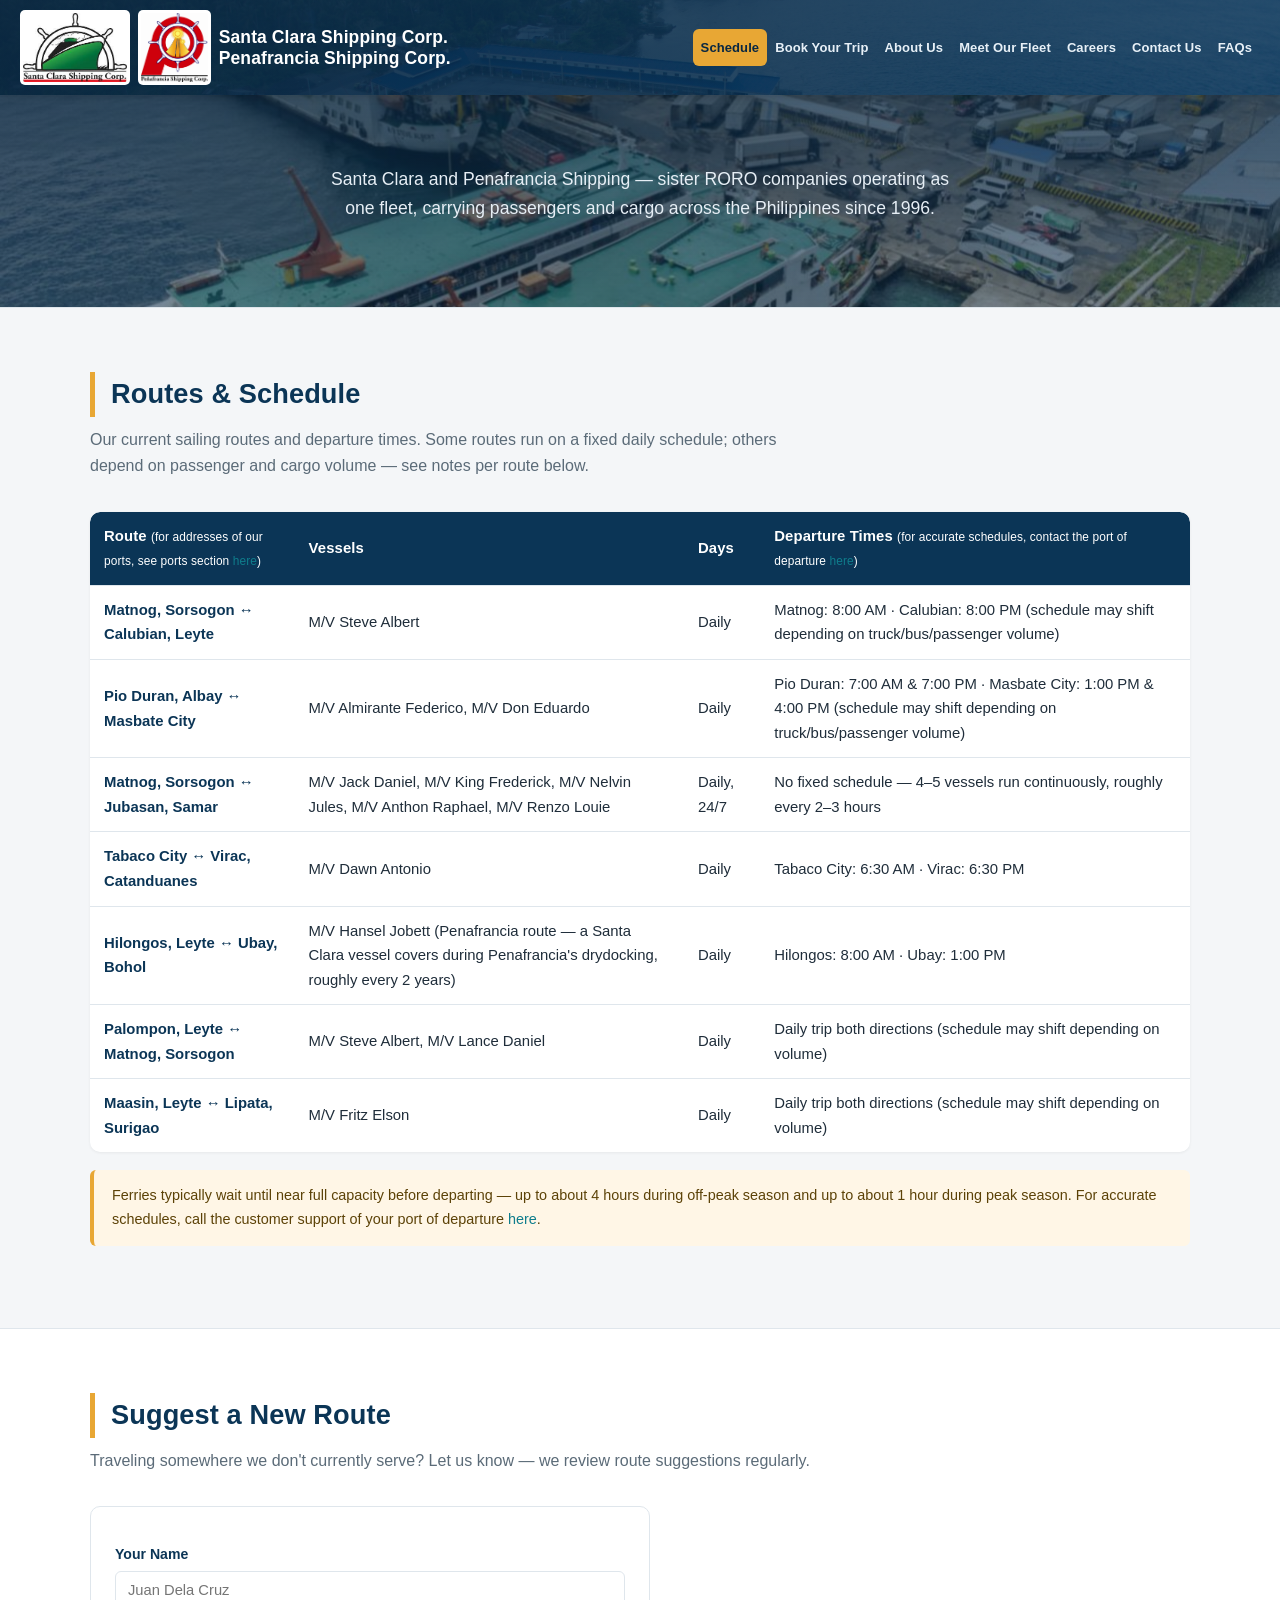
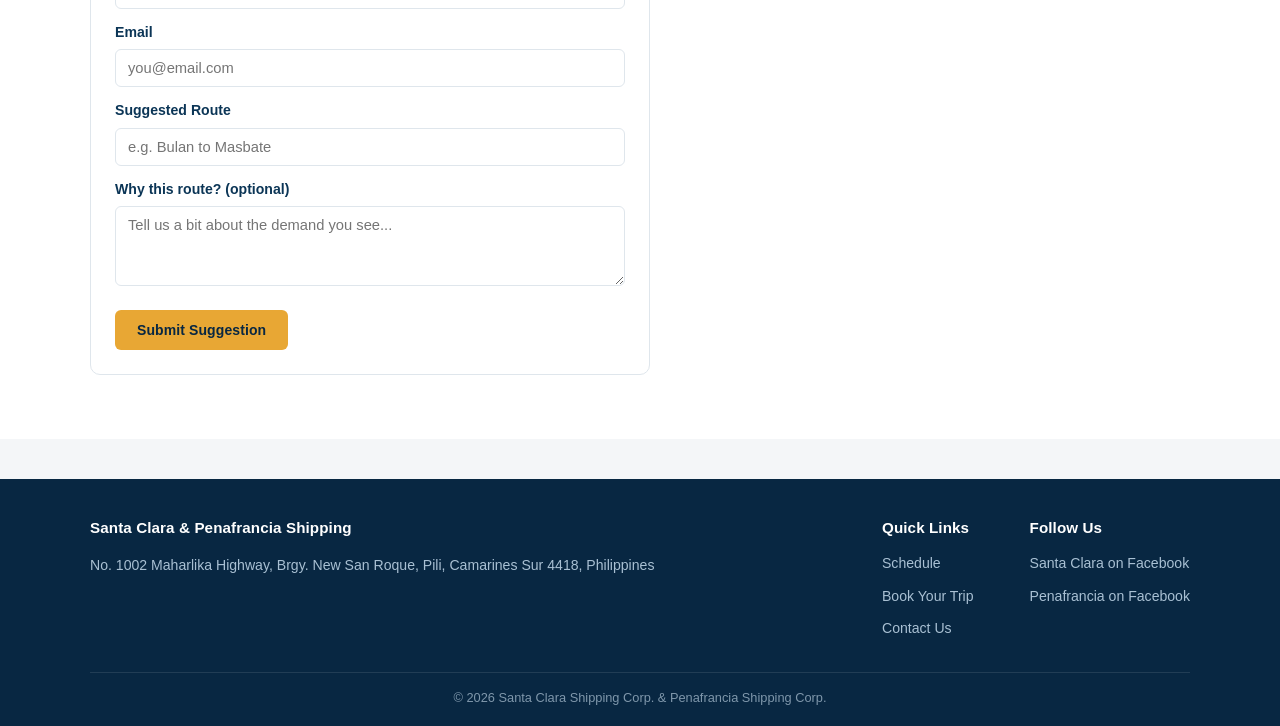
<file: index.html>
<!DOCTYPE html>
<html lang="en">
<head>
<meta charset="UTF-8">
<meta name="viewport" content="width=device-width, initial-scale=1.0">
<title>Santa Clara &amp; Penafrancia Shipping | Schedule</title>
<meta property="og:type" content="website">
<meta property="og:title" content="Santa Clara & Penafrancia Shipping | Schedule">
<meta property="og:description" content="Sister RORO shipping companies carrying passengers and cargo across the Philippines since 1996. View routes, schedules, and departure times.">
<meta property="og:image" content="https://santaclarashippingcorp.com/images/hero-jubasan.jpg">
<meta property="og:url" content="https://santaclarashippingcorp.com/">
<meta name="twitter:card" content="summary_large_image">
<meta name="twitter:title" content="Santa Clara & Penafrancia Shipping | Schedule">
<meta name="twitter:description" content="Sister RORO shipping companies carrying passengers and cargo across the Philippines since 1996. View routes, schedules, and departure times.">
<meta name="twitter:image" content="https://santaclarashippingcorp.com/images/hero-jubasan.jpg">
<link rel="stylesheet" href="css/style.css">
</head>
<body>

<header class="site-header">
  <div class="nav-wrap">
    <div class="brand">
      <img src="images/logos/santaclara.jpeg" alt="Santa Clara Shipping Corp. logo">
      <img src="images/logos/penafrancia.jpeg" alt="Penafrancia Shipping Corp. logo">
      <div class="brand-text">
        <strong>Santa Clara Shipping Corp.</strong>
        <strong>Penafrancia Shipping Corp.</strong>
      </div>
    </div>
    <nav class="main-nav">
      <ul>
        <li><a href="index.html" class="active">Schedule</a></li>
        <li><a href="book.html">Book Your Trip</a></li>
        <li><a href="about.html">About Us</a></li>
        <li><a href="fleet.html">Meet Our Fleet</a></li>
        <li><a href="careers.html">Careers</a></li>
        <li><a href="contact.html">Contact Us</a></li>
        <li><a href="faq.html">FAQs</a></li>
      </ul>
    </nav>
  </div>
</header>

<section class="hero">
  <div class="container">
    <p>Santa Clara and Penafrancia Shipping — sister RORO companies operating as one fleet, carrying passengers and cargo across the Philippines since 1996.</p>
  </div>
</section>

<section id="schedule">
  <div class="container">
    <h2 class="section-title">Routes &amp; Schedule</h2>
    <p class="section-sub">Our current sailing routes and departure times. Some routes run on a fixed daily schedule; others depend on passenger and cargo volume — see notes per route below.</p>

    <div class="table-wrap">
      <table>
        <thead>
          <tr><th>Route <span style="font-weight:400;font-size:.8em;">(for addresses of our ports, see ports section <a href="fleet.html#ports">here</a>)</span></th><th>Vessels</th><th>Days</th><th>Departure Times <span style="font-weight:400;font-size:.8em;">(for accurate schedules, contact the port of departure <a href="contact.html#ports">here</a>)</span></th></tr>
        </thead>
        <tbody id="schedule-body"></tbody>
      </table>
    </div>

    <div class="note-box warn">
      Ferries typically wait until near full capacity before departing — up to about 4 hours during off-peak season and up to about 1 hour during peak season. For accurate schedules, call the customer support of your port of departure <a href="contact.html#ports">here</a>.
    </div>
  </div>
</section>

<section class="alt">
  <div class="container">
    <h2 class="section-title">Suggest a New Route</h2>
    <p class="section-sub">Traveling somewhere we don't currently serve? Let us know — we review route suggestions regularly.</p>
    <form class="form-box" id="route-suggestion-form">
      <label for="rs-name">Your Name</label>
      <input type="text" id="rs-name" placeholder="Juan Dela Cruz" required>
      <label for="rs-email">Email</label>
      <input type="email" id="rs-email" placeholder="you@email.com" required>
      <label for="rs-route">Suggested Route</label>
      <input type="text" id="rs-route" placeholder="e.g. Bulan to Masbate" required>
      <label for="rs-notes">Why this route? (optional)</label>
      <textarea id="rs-notes" placeholder="Tell us a bit about the demand you see..."></textarea>
      <div style="margin-top:16px;"><button type="submit" class="btn" id="route-suggestion-submit-btn">Submit Suggestion</button></div>
    </form>
    <div class="note-box" id="route-suggestion-confirm" style="display:none;max-width:560px;">
      Thank you! Your route suggestion has been sent to our team.
    </div>
    <div class="note-box warn" id="route-suggestion-error" style="display:none;max-width:560px;"></div>
  </div>
</section>

<footer class="site-footer">
  <div class="container">
    <div class="foot-grid">
      <div>
        <h4>Santa Clara &amp; Penafrancia Shipping</h4>
        <p>No. 1002 Maharlika Highway, Brgy. New San Roque, Pili, Camarines Sur 4418, Philippines</p>
      </div>
      <div>
        <h4>Quick Links</h4>
        <ul>
          <li><a href="index.html">Schedule</a></li>
          <li><a href="book.html">Book Your Trip</a></li>
          <li><a href="contact.html">Contact Us</a></li>
        </ul>
      </div>
      <div>
        <h4>Follow Us</h4>
        <ul>
          <li><a href="https://www.facebook.com/santaclarashippingcorporation" target="_blank" rel="noopener">Santa Clara on Facebook</a></li>
          <li><a href="https://www.facebook.com/penafranciashippingcorporation" target="_blank" rel="noopener">Penafrancia on Facebook</a></li>
        </ul>
      </div>
    </div>
    <div class="foot-bottom">&copy; 2026 Santa Clara Shipping Corp. &amp; Penafrancia Shipping Corp.</div>
  </div>
</footer>

<script src="js/schedule.js"></script>
<script src="js/main.js"></script>
</body>
</html>
</file>
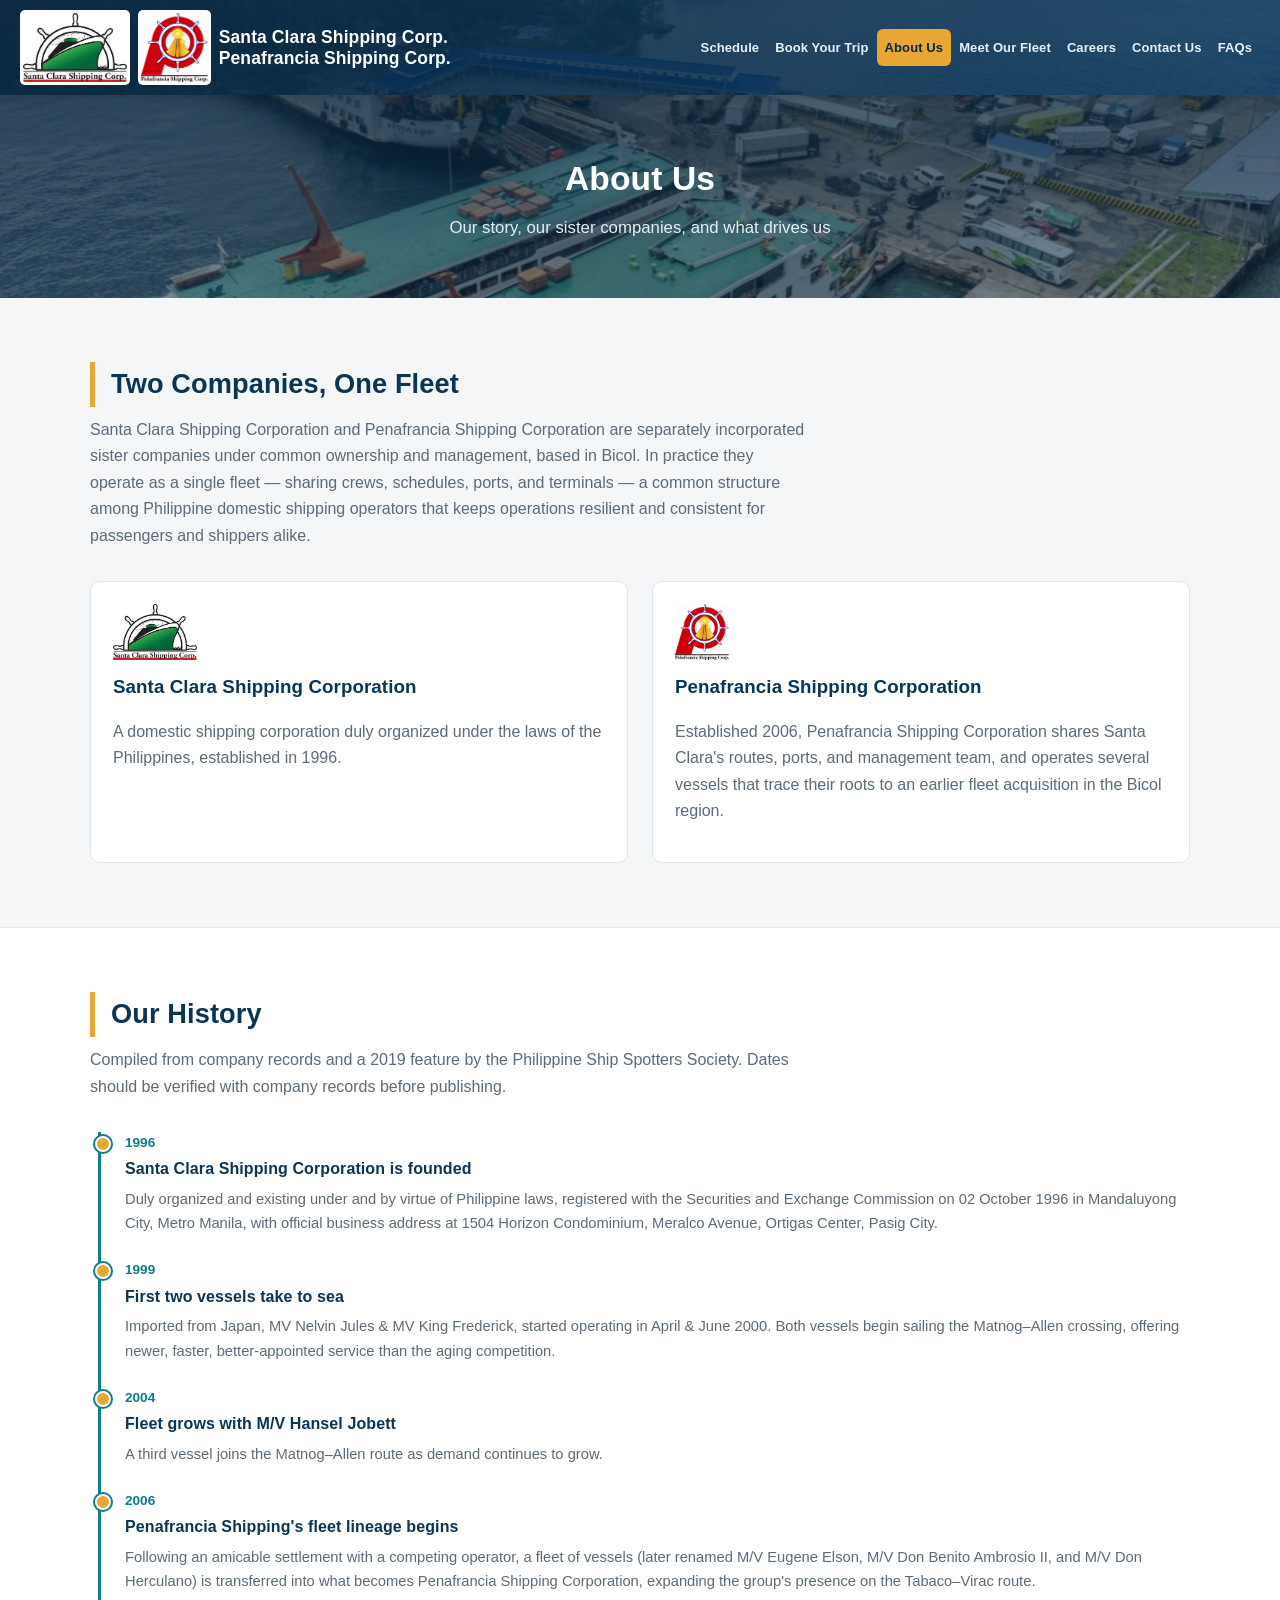
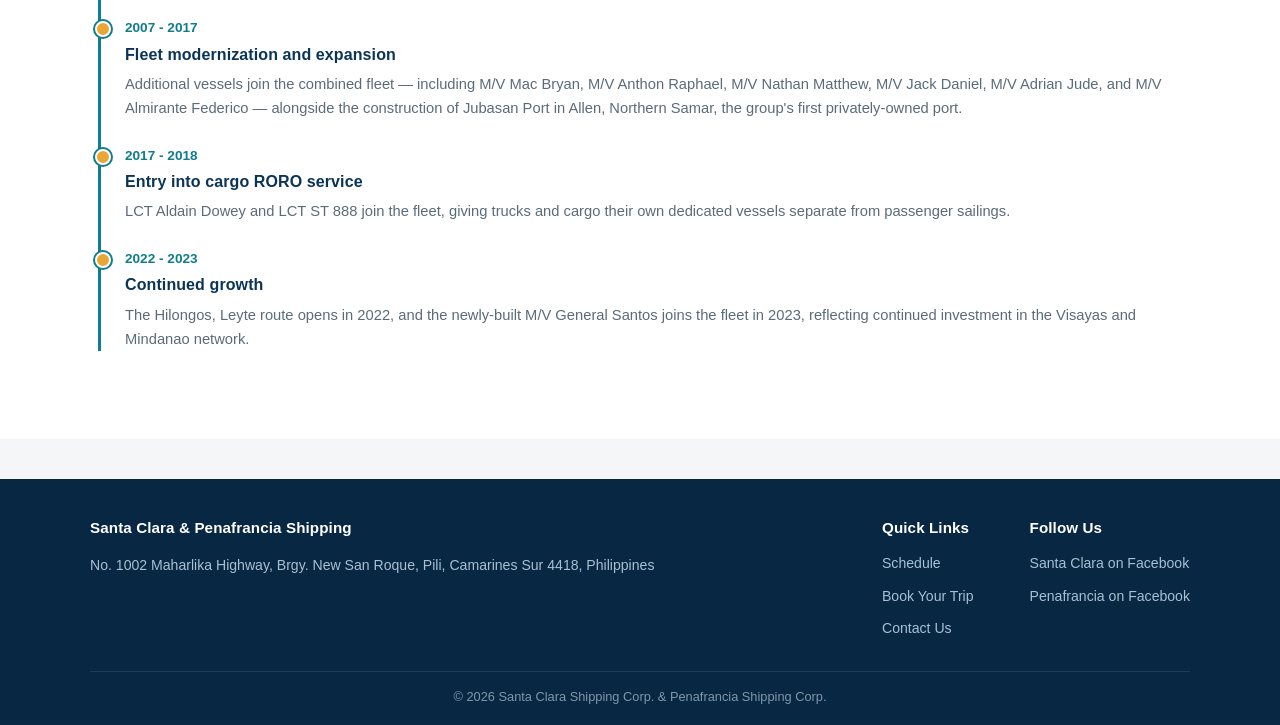
<file: about.html>
<!DOCTYPE html>
<html lang="en">
<head>
<meta charset="UTF-8">
<meta name="viewport" content="width=device-width, initial-scale=1.0">
<title>About Us | Santa Clara &amp; Penafrancia Shipping</title>
<meta property="og:type" content="website">
<meta property="og:title" content="About Us | Santa Clara & Penafrancia Shipping">
<meta property="og:description" content="Learn about Santa Clara and Penafrancia Shipping, sister RORO companies operating as one fleet since 1996.">
<meta property="og:image" content="https://santaclarashippingcorp.com/images/hero-jubasan.jpg">
<meta property="og:url" content="https://santaclarashippingcorp.com/about.html">
<meta name="twitter:card" content="summary_large_image">
<meta name="twitter:title" content="About Us | Santa Clara & Penafrancia Shipping">
<meta name="twitter:description" content="Learn about Santa Clara and Penafrancia Shipping, sister RORO companies operating as one fleet since 1996.">
<meta name="twitter:image" content="https://santaclarashippingcorp.com/images/hero-jubasan.jpg">
<link rel="stylesheet" href="css/style.css">
</head>
<body>

<header class="site-header">
  <div class="nav-wrap">
    <div class="brand">
      <img src="images/logos/santaclara.jpeg" alt="Santa Clara Shipping Corp. logo">
      <img src="images/logos/penafrancia.jpeg" alt="Penafrancia Shipping Corp. logo">
      <div class="brand-text">
        <strong>Santa Clara Shipping Corp.</strong>
        <strong>Penafrancia Shipping Corp.</strong>
      </div>
    </div>
    <nav class="main-nav">
      <ul>
        <li><a href="index.html">Schedule</a></li>
        <li><a href="book.html">Book Your Trip</a></li>
        <li><a href="about.html" class="active">About Us</a></li>
        <li><a href="fleet.html">Meet Our Fleet</a></li>
        <li><a href="careers.html">Careers</a></li>
        <li><a href="contact.html">Contact Us</a></li>
        <li><a href="faq.html">FAQs</a></li>
      </ul>
    </nav>
  </div>
</header>

<div class="page-header">
  <h1>About Us</h1>
  <p>Our story, our sister companies, and what drives us</p>
</div>

<section>
  <div class="container">
    <h2 class="section-title">Two Companies, One Fleet</h2>
    <p class="section-sub" id="about-intro"></p>

    <div class="company-split">
      <div class="company-panel">
        <img class="logo" src="images/logos/santaclara.jpeg" alt="Santa Clara Shipping Corp. logo">
        <h3 style="color:var(--navy);margin:0 0 8px;">Santa Clara Shipping Corporation</h3>
        <p style="color:var(--muted);" id="sc-desc"></p>
      </div>
      <div class="company-panel">
        <img class="logo" src="images/logos/penafrancia.jpeg" alt="Penafrancia Shipping Corp. logo">
        <h3 style="color:var(--navy);margin:0 0 8px;">Penafrancia Shipping Corporation</h3>
        <p style="color:var(--muted);" id="pf-desc"></p>
      </div>
    </div>
  </div>
</section>

<section class="alt">
  <div class="container">
    <h2 class="section-title">Our History</h2>
    <p class="section-sub" id="history-note"></p>
    <div class="timeline" id="timeline"></div>
  </div>
</section>

<!-- Vision, Mission & Core Values section removed per request (2026-08-14) — content preserved below in case it's restored later.
<section>
  <div class="container">
    <h2 class="section-title">Vision, Mission &amp; Core Values</h2>
    <div class="grid cols-3">
      <div class="card">
        <div class="card-body">
          <span class="tag">Vision</span>
          <p>To be recognized as one of the leading and competitive shipping companies in the Philippines, setting a high standard for the industry — an established and secure inter-island shipping company built to stay and stay on top of the competition.</p>
        </div>
      </div>
      <div class="card">
        <div class="card-body">
          <span class="tag gold">Mission</span>
          <p>Born from a spirit of service, a commitment to safety, and a passion for excellence, we provide bigger opportunities for growth and commerce — serving the RORO shipping needs of people, trucks, and buses on the Matnog–Allen and Pioduran–Masbate routes and beyond.</p>
        </div>
      </div>
      <div class="card">
        <div class="card-body">
          <span class="tag muted">Core Values</span>
          <p>Expertise and experience across shipping operations · Service to customers and clients · Safety, first and always.</p>
        </div>
      </div>
    </div>
  </div>
</section>
-->

<!-- Leadership section hidden per request (2026-08-13) — keep markup intact in case it's restored later.
<section class="alt">
  <div class="container">
    <h2 class="section-title">Leadership</h2>
    <p class="section-sub">Our management team oversees operations across both companies.</p>
    <div class="grid cols-4">
      <div class="card"><div class="card-body"><h3>Jackson Candano</h3><p>President &amp; CEO</p></div></div>
      <div class="card"><div class="card-body"><h3>Eddie S. Crescini</h3><p>Chief Financial Officer</p></div></div>
      <div class="card"><div class="card-body"><h3>Antonio Sungahid</h3><p>General Manager — Cebu</p></div></div>
      <div class="card"><div class="card-body"><h3>Daniel C. Lee</h3><p>Assistant General Manager — Pili</p></div></div>
    </div>
  </div>
</section>
-->


<footer class="site-footer">
  <div class="container">
    <div class="foot-grid">
      <div>
        <h4>Santa Clara &amp; Penafrancia Shipping</h4>
        <p>No. 1002 Maharlika Highway, Brgy. New San Roque, Pili, Camarines Sur 4418, Philippines</p>
      </div>
      <div>
        <h4>Quick Links</h4>
        <ul>
          <li><a href="index.html">Schedule</a></li>
          <li><a href="book.html">Book Your Trip</a></li>
          <li><a href="contact.html">Contact Us</a></li>
        </ul>
      </div>
      <div>
        <h4>Follow Us</h4>
        <ul>
          <li><a href="https://www.facebook.com/santaclarashippingcorporation" target="_blank" rel="noopener">Santa Clara on Facebook</a></li>
          <li><a href="https://www.facebook.com/penafranciashippingcorporation" target="_blank" rel="noopener">Penafrancia on Facebook</a></li>
        </ul>
      </div>
    </div>
    <div class="foot-bottom">&copy; 2026 Santa Clara Shipping Corp. &amp; Penafrancia Shipping Corp.</div>
  </div>
</footer>

<script src="js/about.js"></script>
</body>
</html>
</file>
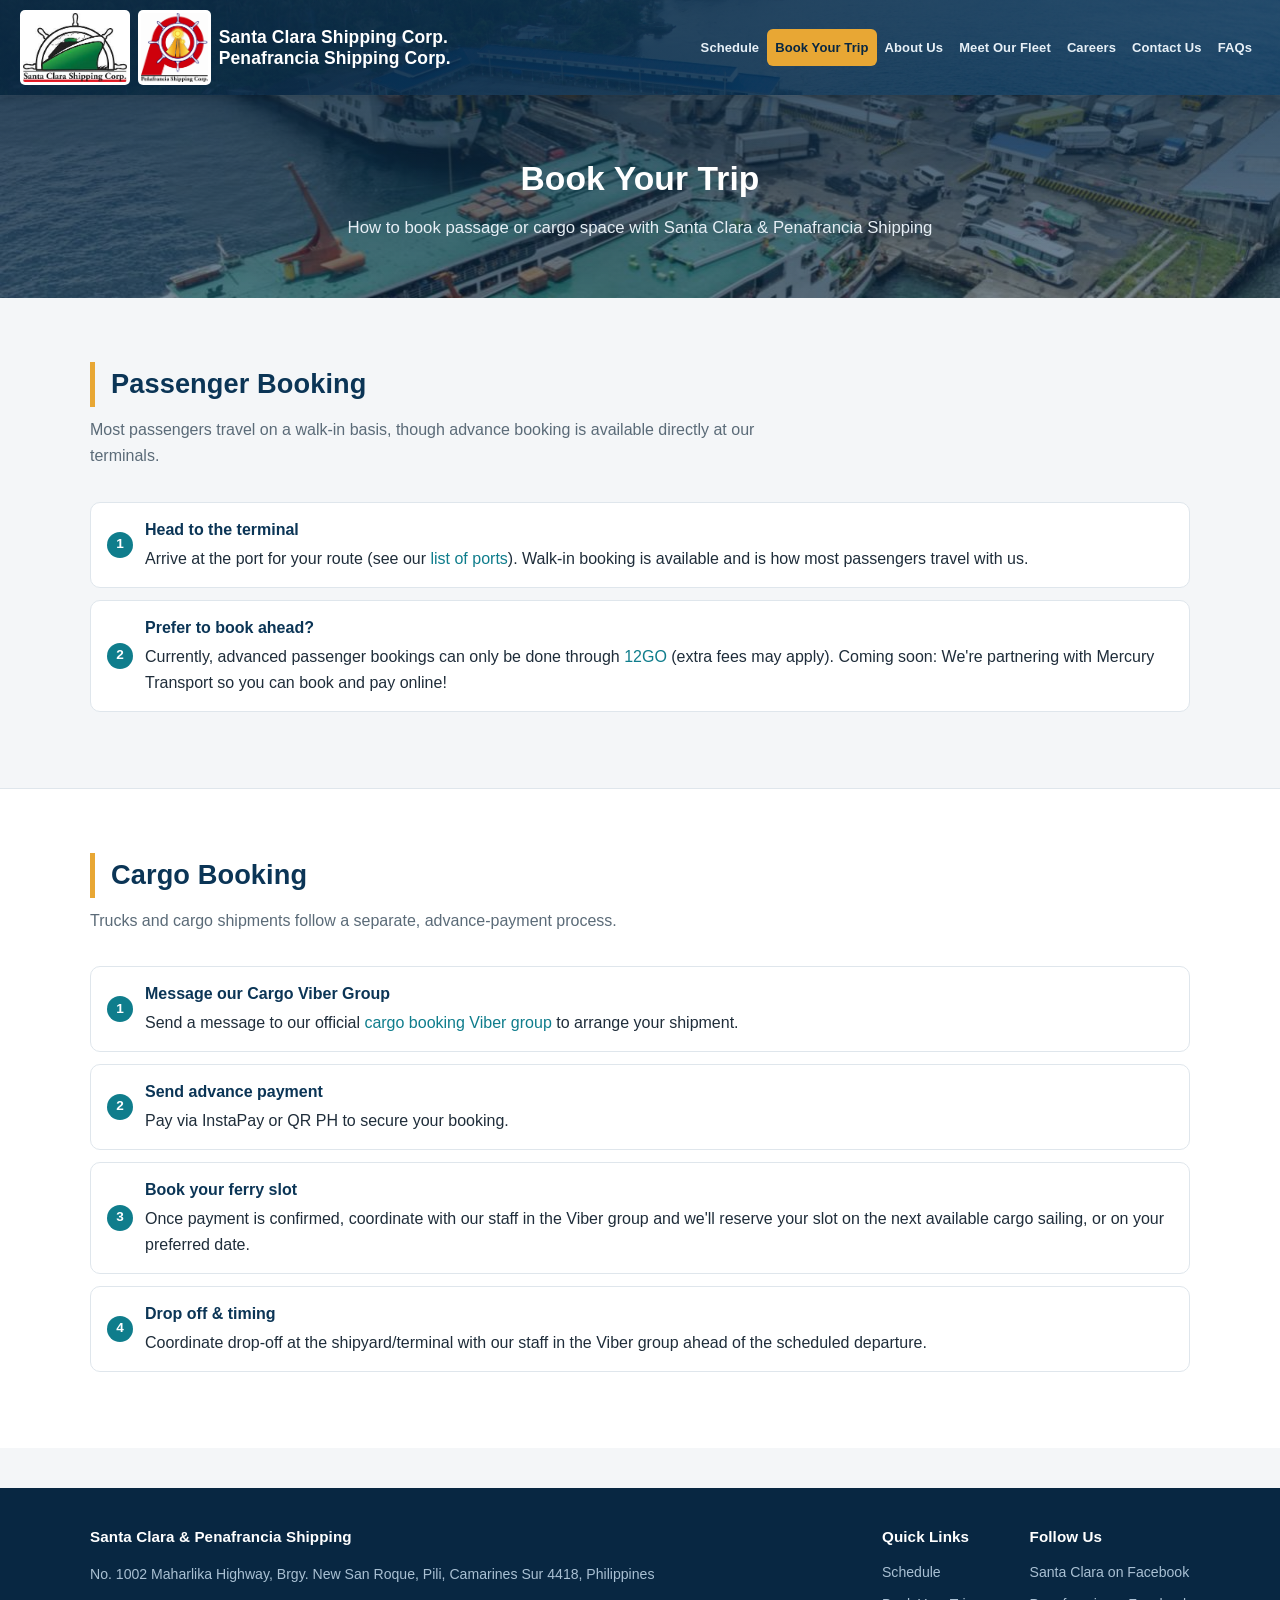
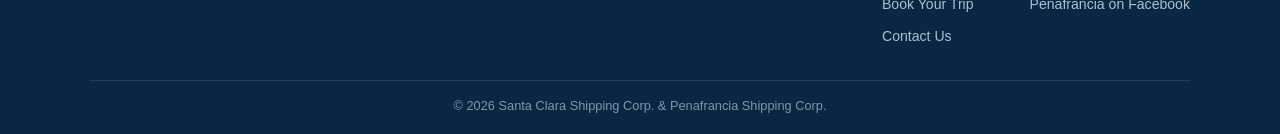
<file: book.html>
<!DOCTYPE html>
<html lang="en">
<head>
<meta charset="UTF-8">
<meta name="viewport" content="width=device-width, initial-scale=1.0">
<title>Book Your Trip | Santa Clara &amp; Penafrancia Shipping</title>
<meta property="og:type" content="website">
<meta property="og:title" content="Book Your Trip | Santa Clara & Penafrancia Shipping">
<meta property="og:description" content="Book your RORO ferry trip with Santa Clara and Penafrancia Shipping.">
<meta property="og:image" content="https://santaclarashippingcorp.com/images/hero-jubasan.jpg">
<meta property="og:url" content="https://santaclarashippingcorp.com/book.html">
<meta name="twitter:card" content="summary_large_image">
<meta name="twitter:title" content="Book Your Trip | Santa Clara & Penafrancia Shipping">
<meta name="twitter:description" content="Book your RORO ferry trip with Santa Clara and Penafrancia Shipping.">
<meta name="twitter:image" content="https://santaclarashippingcorp.com/images/hero-jubasan.jpg">
<link rel="stylesheet" href="css/style.css">
</head>
<body>

<header class="site-header">
  <div class="nav-wrap">
    <div class="brand">
      <img src="images/logos/santaclara.jpeg" alt="Santa Clara Shipping Corp. logo">
      <img src="images/logos/penafrancia.jpeg" alt="Penafrancia Shipping Corp. logo">
      <div class="brand-text">
        <strong>Santa Clara Shipping Corp.</strong>
        <strong>Penafrancia Shipping Corp.</strong>
      </div>
    </div>
    <nav class="main-nav">
      <ul>
        <li><a href="index.html">Schedule</a></li>
        <li><a href="book.html" class="active">Book Your Trip</a></li>
        <li><a href="about.html">About Us</a></li>
        <li><a href="fleet.html">Meet Our Fleet</a></li>
        <li><a href="careers.html">Careers</a></li>
        <li><a href="contact.html">Contact Us</a></li>
        <li><a href="faq.html">FAQs</a></li>
      </ul>
    </nav>
  </div>
</header>

<div class="page-header">
  <h1>Book Your Trip</h1>
  <p>How to book passage or cargo space with Santa Clara &amp; Penafrancia Shipping</p>
</div>

<section>
  <div class="container">
    <h2 class="section-title">Passenger Booking</h2>
    <p class="section-sub" id="passenger-intro"></p>
    <ol class="steps" id="passenger-steps"></ol>
  </div>
</section>

<section class="alt">
  <div class="container">
    <h2 class="section-title">Cargo Booking</h2>
    <p class="section-sub" id="cargo-intro"></p>
    <ol class="steps" id="cargo-steps"></ol>
  </div>
</section>

<footer class="site-footer">
  <div class="container">
    <div class="foot-grid">
      <div>
        <h4>Santa Clara &amp; Penafrancia Shipping</h4>
        <p>No. 1002 Maharlika Highway, Brgy. New San Roque, Pili, Camarines Sur 4418, Philippines</p>
      </div>
      <div>
        <h4>Quick Links</h4>
        <ul>
          <li><a href="index.html">Schedule</a></li>
          <li><a href="book.html">Book Your Trip</a></li>
          <li><a href="contact.html">Contact Us</a></li>
        </ul>
      </div>
      <div>
        <h4>Follow Us</h4>
        <ul>
          <li><a href="https://www.facebook.com/santaclarashippingcorporation" target="_blank" rel="noopener">Santa Clara on Facebook</a></li>
          <li><a href="https://www.facebook.com/penafranciashippingcorporation" target="_blank" rel="noopener">Penafrancia on Facebook</a></li>
        </ul>
      </div>
    </div>
    <div class="foot-bottom">&copy; 2026 Santa Clara Shipping Corp. &amp; Penafrancia Shipping Corp.</div>
  </div>
</footer>

<script src="js/book.js"></script>
</body>
</html>
</file>
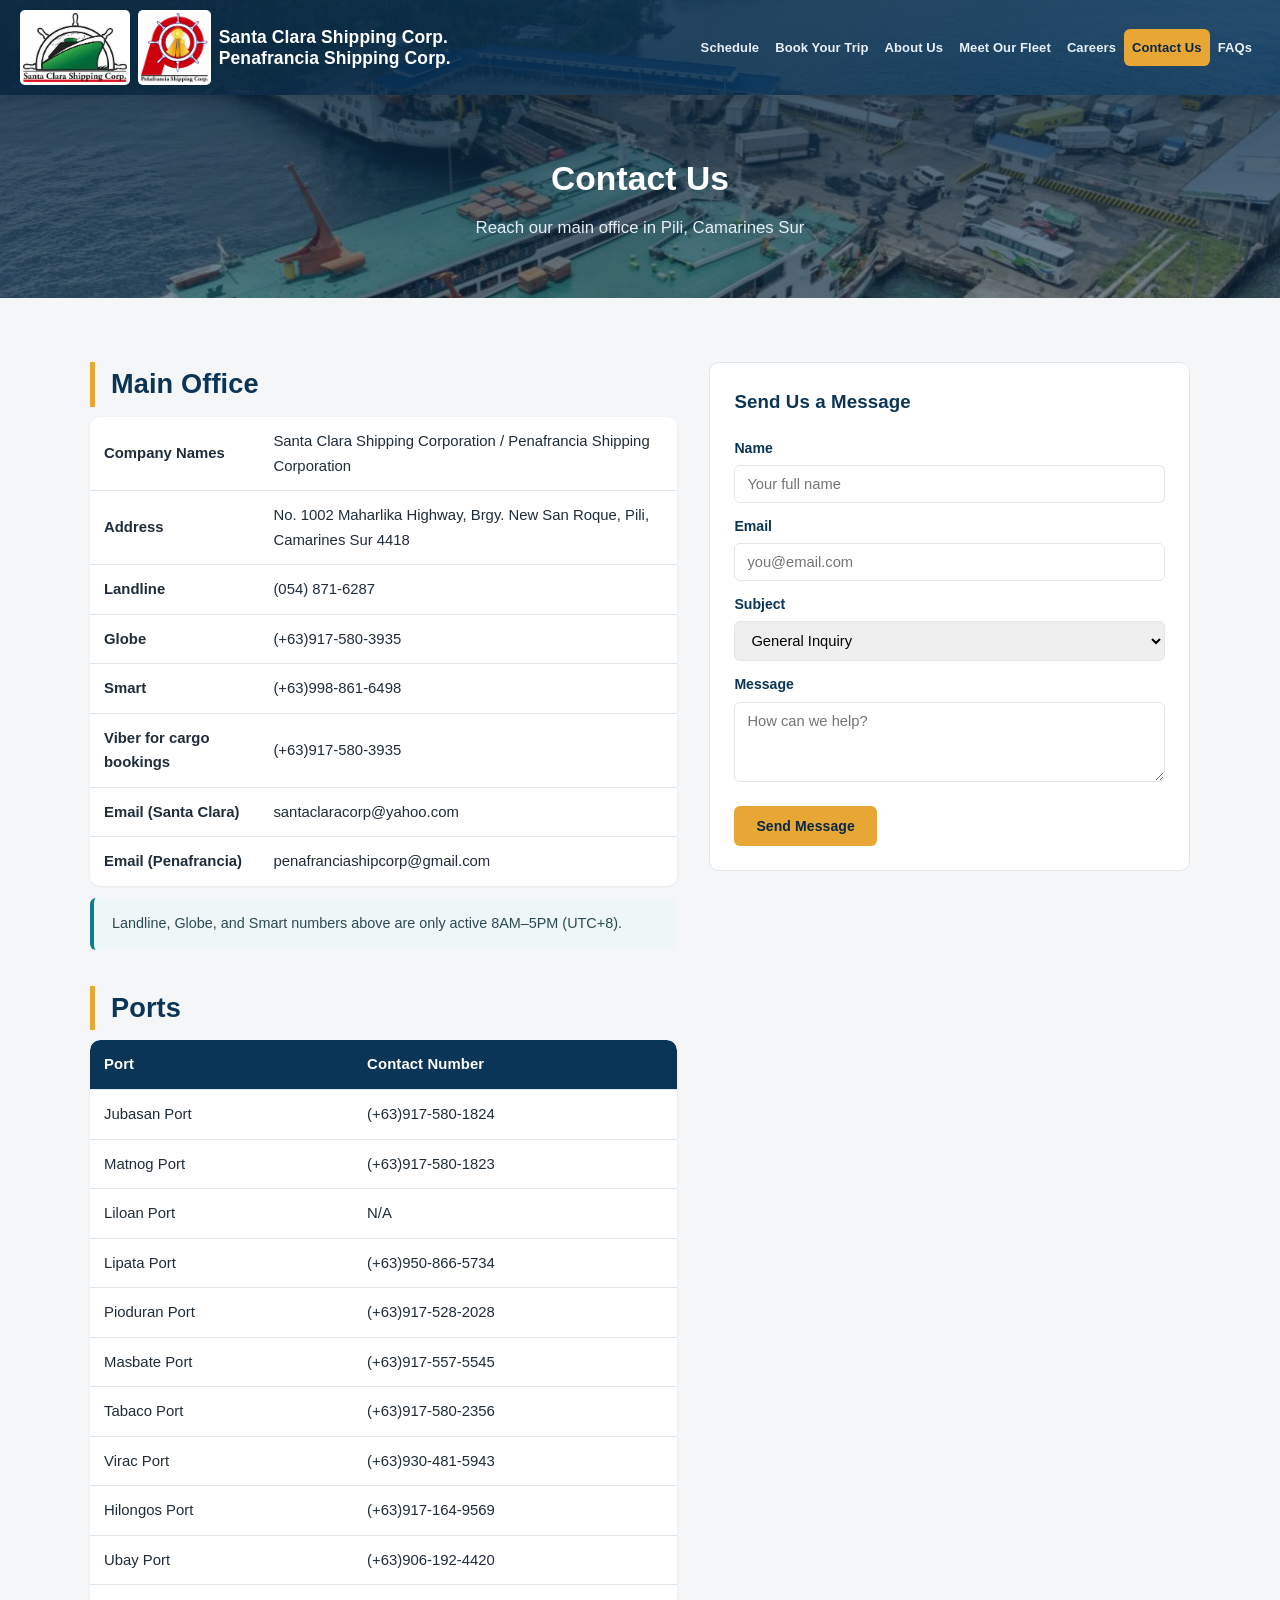
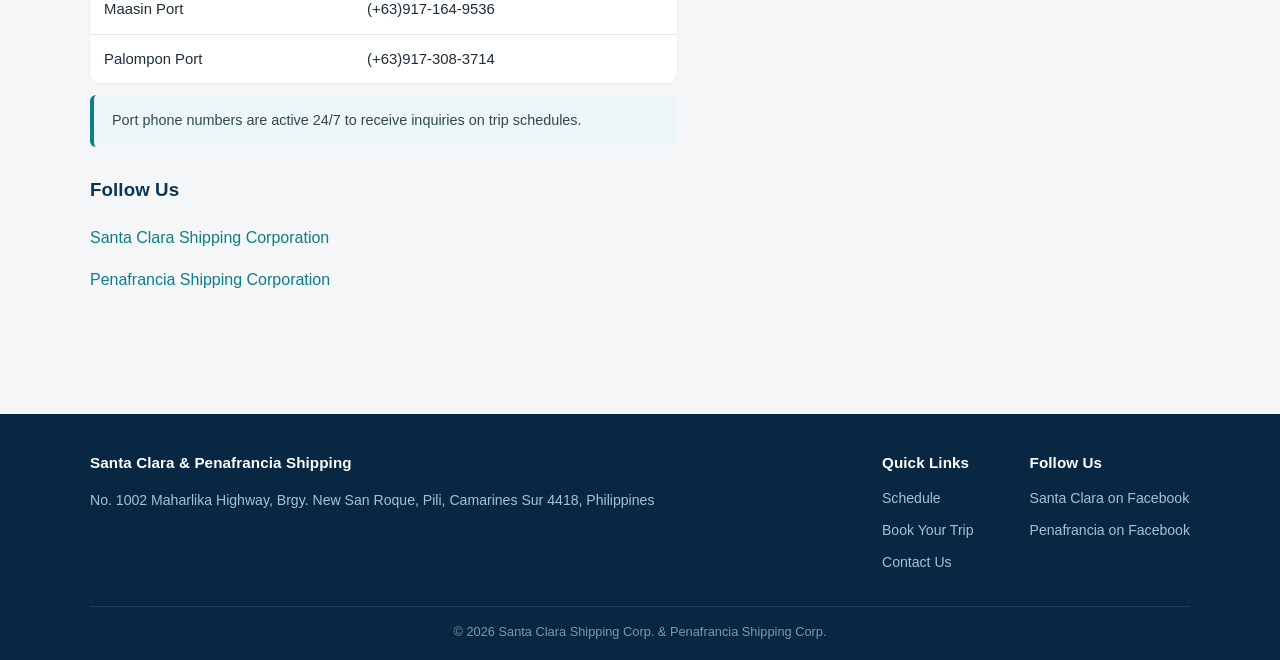
<file: contact.html>
<!DOCTYPE html>
<html lang="en">
<head>
<meta charset="UTF-8">
<meta name="viewport" content="width=device-width, initial-scale=1.0">
<title>Contact Us | Santa Clara &amp; Penafrancia Shipping</title>
<meta property="og:type" content="website">
<meta property="og:title" content="Contact Us | Santa Clara & Penafrancia Shipping">
<meta property="og:description" content="Contact Santa Clara and Penafrancia Shipping — office and port contact numbers.">
<meta property="og:image" content="https://santaclarashippingcorp.com/images/hero-jubasan.jpg">
<meta property="og:url" content="https://santaclarashippingcorp.com/contact.html">
<meta name="twitter:card" content="summary_large_image">
<meta name="twitter:title" content="Contact Us | Santa Clara & Penafrancia Shipping">
<meta name="twitter:description" content="Contact Santa Clara and Penafrancia Shipping — office and port contact numbers.">
<meta name="twitter:image" content="https://santaclarashippingcorp.com/images/hero-jubasan.jpg">
<link rel="stylesheet" href="css/style.css">
</head>
<body>

<header class="site-header">
  <div class="nav-wrap">
    <div class="brand">
      <img src="images/logos/santaclara.jpeg" alt="Santa Clara Shipping Corp. logo">
      <img src="images/logos/penafrancia.jpeg" alt="Penafrancia Shipping Corp. logo">
      <div class="brand-text">
        <strong>Santa Clara Shipping Corp.</strong>
        <strong>Penafrancia Shipping Corp.</strong>
      </div>
    </div>
    <nav class="main-nav">
      <ul>
        <li><a href="index.html">Schedule</a></li>
        <li><a href="book.html">Book Your Trip</a></li>
        <li><a href="about.html">About Us</a></li>
        <li><a href="fleet.html">Meet Our Fleet</a></li>
        <li><a href="careers.html">Careers</a></li>
        <li><a href="contact.html" class="active">Contact Us</a></li>
        <li><a href="faq.html">FAQs</a></li>
      </ul>
    </nav>
  </div>
</header>

<div class="page-header">
  <h1>Contact Us</h1>
  <p>Reach our main office in Pili, Camarines Sur</p>
</div>

<section>
  <div class="container two-col">
    <div>
      <h2 class="section-title">Main Office</h2>
      <div class="table-wrap">
        <table>
          <tbody id="main-office-body"></tbody>
        </table>
      </div>
      <div class="note-box" style="margin-top:12px;">Landline, Globe, and Smart numbers above are only active 8AM–5PM (UTC+8).</div>

      <h2 class="section-title" id="ports" style="margin-top:36px;">Ports</h2>
      <div class="table-wrap">
        <table>
          <thead>
            <tr><th>Port</th><th>Contact Number</th></tr>
          </thead>
          <tbody id="ports-body"></tbody>
        </table>
      </div>
      <div class="note-box" style="margin-top:12px;">Port phone numbers are active 24/7 to receive inquiries on trip schedules.</div>

      <h3 style="color:var(--navy);margin-top:28px;">Follow Us</h3>
      <p><a href="https://www.facebook.com/santaclarashippingcorporation" target="_blank" rel="noopener">Santa Clara Shipping Corporation</a></p>
      <p><a href="https://www.facebook.com/penafranciashippingcorporation" target="_blank" rel="noopener">Penafrancia Shipping Corporation</a></p>
    </div>

    <div class="form-box">
      <h3 style="color:var(--navy);margin-top:0;">Send Us a Message</h3>
      <form id="contact-form">
        <label for="c-name">Name</label>
        <input type="text" id="c-name" placeholder="Your full name" required>
        <label for="c-email">Email</label>
        <input type="email" id="c-email" placeholder="you@email.com" required>
        <label for="c-subject">Subject</label>
        <select id="c-subject">
          <option value="general">General Inquiry</option>
          <option value="booking">Booking Question</option>
          <option value="cargo">Cargo Shipment</option>
          <option value="complaint">Complaint</option>
          <option value="employment">Employment matters</option>
          <option value="other">Other</option>
        </select>
        <label for="c-message">Message</label>
        <textarea id="c-message" placeholder="How can we help?" required></textarea>
        <div style="margin-top:16px;"><button type="submit" class="btn" id="contact-submit-btn">Send Message</button></div>
      </form>
      <div class="note-box" id="contact-confirm" style="display:none;">Thank you! Your message has been sent. We'll get back to you soon.</div>
      <div class="note-box warn" id="contact-error" style="display:none;"></div>
    </div>
  </div>
</section>

<footer class="site-footer">
  <div class="container">
    <div class="foot-grid">
      <div>
        <h4>Santa Clara &amp; Penafrancia Shipping</h4>
        <p>No. 1002 Maharlika Highway, Brgy. New San Roque, Pili, Camarines Sur 4418, Philippines</p>
      </div>
      <div>
        <h4>Quick Links</h4>
        <ul>
          <li><a href="index.html">Schedule</a></li>
          <li><a href="book.html">Book Your Trip</a></li>
          <li><a href="contact.html">Contact Us</a></li>
        </ul>
      </div>
      <div>
        <h4>Follow Us</h4>
        <ul>
          <li><a href="https://www.facebook.com/santaclarashippingcorporation" target="_blank" rel="noopener">Santa Clara on Facebook</a></li>
          <li><a href="https://www.facebook.com/penafranciashippingcorporation" target="_blank" rel="noopener">Penafrancia on Facebook</a></li>
        </ul>
      </div>
    </div>
    <div class="foot-bottom">&copy; 2026 Santa Clara Shipping Corp. &amp; Penafrancia Shipping Corp.</div>
  </div>
</footer>

<script src="js/contact.js"></script>
</body>
</html>
</file>
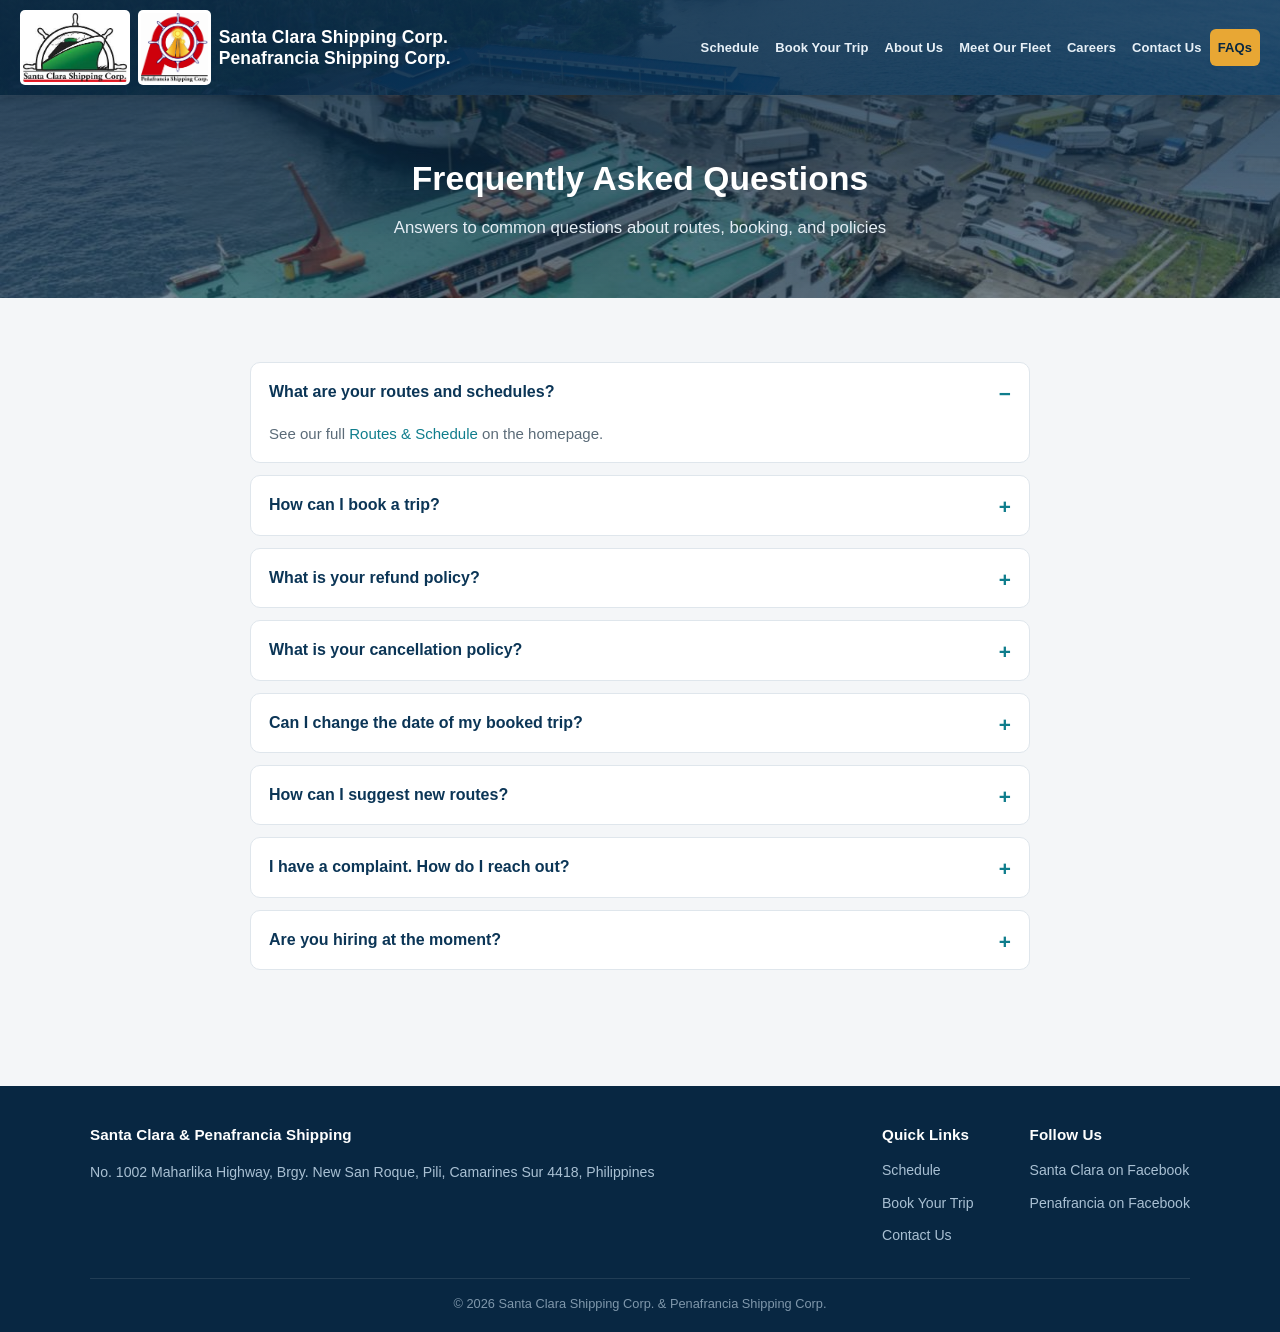
<file: faq.html>
<!DOCTYPE html>
<html lang="en">
<head>
<meta charset="UTF-8">
<meta name="viewport" content="width=device-width, initial-scale=1.0">
<title>FAQs | Santa Clara &amp; Penafrancia Shipping</title>
<meta property="og:type" content="website">
<meta property="og:title" content="FAQs | Santa Clara & Penafrancia Shipping">
<meta property="og:description" content="Frequently asked questions about Santa Clara and Penafrancia Shipping.">
<meta property="og:image" content="https://santaclarashippingcorp.com/images/hero-jubasan.jpg">
<meta property="og:url" content="https://santaclarashippingcorp.com/faq.html">
<meta name="twitter:card" content="summary_large_image">
<meta name="twitter:title" content="FAQs | Santa Clara & Penafrancia Shipping">
<meta name="twitter:description" content="Frequently asked questions about Santa Clara and Penafrancia Shipping.">
<meta name="twitter:image" content="https://santaclarashippingcorp.com/images/hero-jubasan.jpg">
<link rel="stylesheet" href="css/style.css">
</head>
<body>

<header class="site-header">
  <div class="nav-wrap">
    <div class="brand">
      <img src="images/logos/santaclara.jpeg" alt="Santa Clara Shipping Corp. logo">
      <img src="images/logos/penafrancia.jpeg" alt="Penafrancia Shipping Corp. logo">
      <div class="brand-text">
        <strong>Santa Clara Shipping Corp.</strong>
        <strong>Penafrancia Shipping Corp.</strong>
      </div>
    </div>
    <nav class="main-nav">
      <ul>
        <li><a href="index.html">Schedule</a></li>
        <li><a href="book.html">Book Your Trip</a></li>
        <li><a href="about.html">About Us</a></li>
        <li><a href="fleet.html">Meet Our Fleet</a></li>
        <li><a href="careers.html">Careers</a></li>
        <li><a href="contact.html">Contact Us</a></li>
        <li><a href="faq.html" class="active">FAQs</a></li>
      </ul>
    </nav>
  </div>
</header>

<div class="page-header">
  <h1>Frequently Asked Questions</h1>
  <p>Answers to common questions about routes, booking, and policies</p>
</div>

<section>
  <div class="container" style="max-width:820px;">
    <div id="faq-list"></div>
  </div>
</section>

<footer class="site-footer">
  <div class="container">
    <div class="foot-grid">
      <div>
        <h4>Santa Clara &amp; Penafrancia Shipping</h4>
        <p>No. 1002 Maharlika Highway, Brgy. New San Roque, Pili, Camarines Sur 4418, Philippines</p>
      </div>
      <div>
        <h4>Quick Links</h4>
        <ul>
          <li><a href="index.html">Schedule</a></li>
          <li><a href="book.html">Book Your Trip</a></li>
          <li><a href="contact.html">Contact Us</a></li>
        </ul>
      </div>
      <div>
        <h4>Follow Us</h4>
        <ul>
          <li><a href="https://www.facebook.com/santaclarashippingcorporation" target="_blank" rel="noopener">Santa Clara on Facebook</a></li>
          <li><a href="https://www.facebook.com/penafranciashippingcorporation" target="_blank" rel="noopener">Penafrancia on Facebook</a></li>
        </ul>
      </div>
    </div>
    <div class="foot-bottom">&copy; 2026 Santa Clara Shipping Corp. &amp; Penafrancia Shipping Corp.</div>
  </div>
</footer>

<script src="js/faq.js"></script>
</body>
</html>
</file>
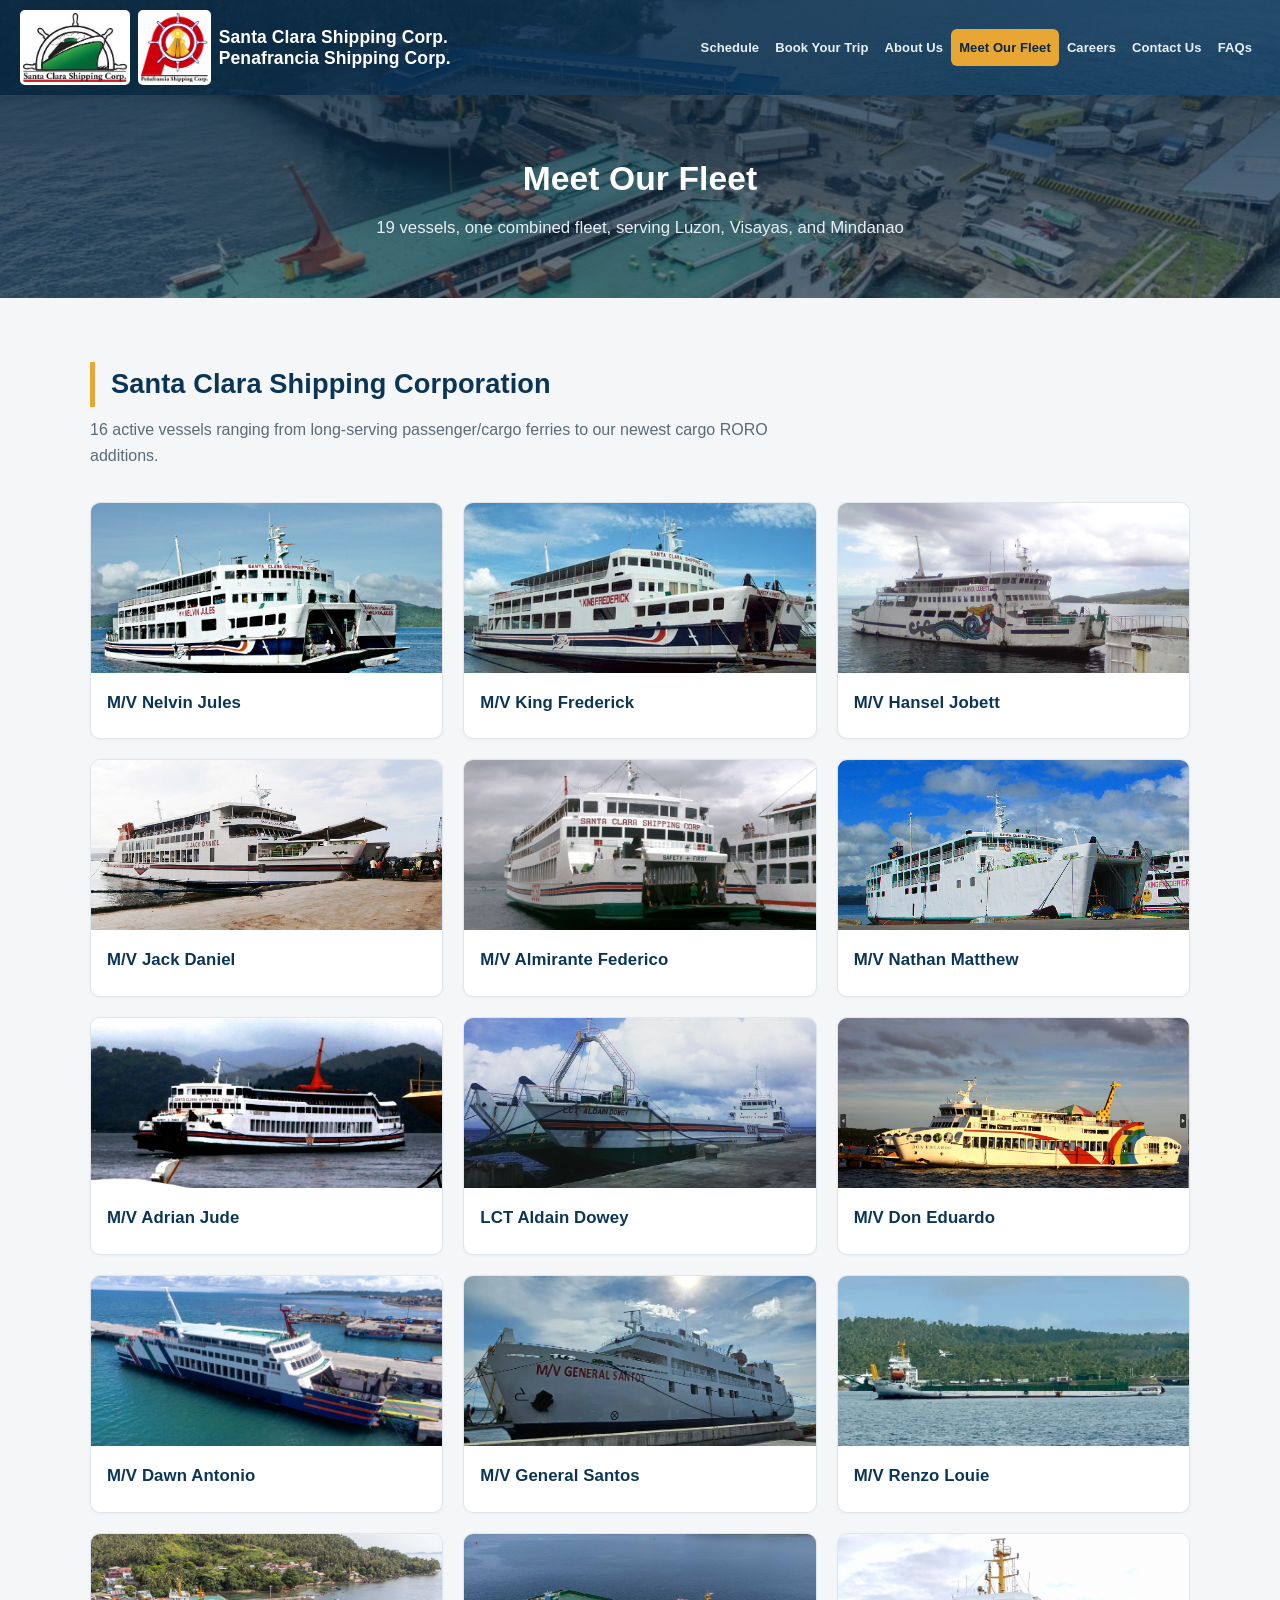
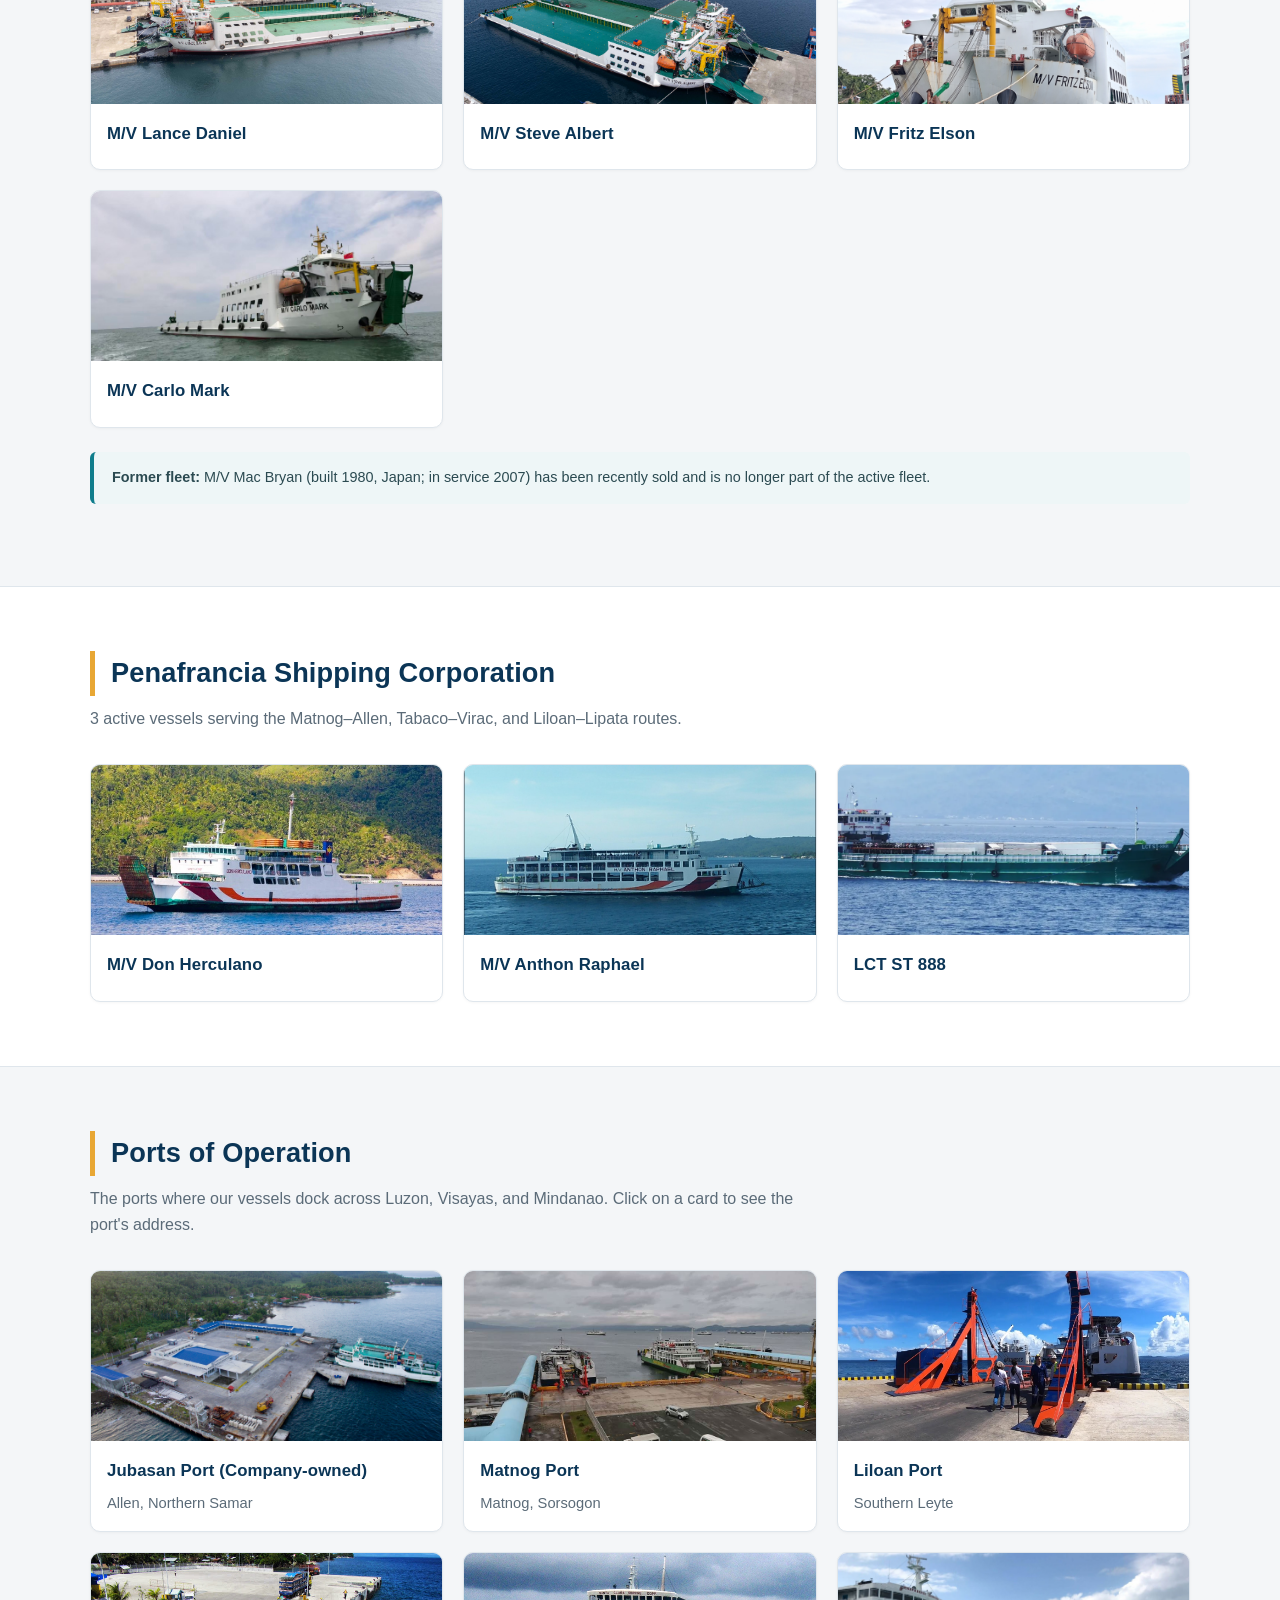
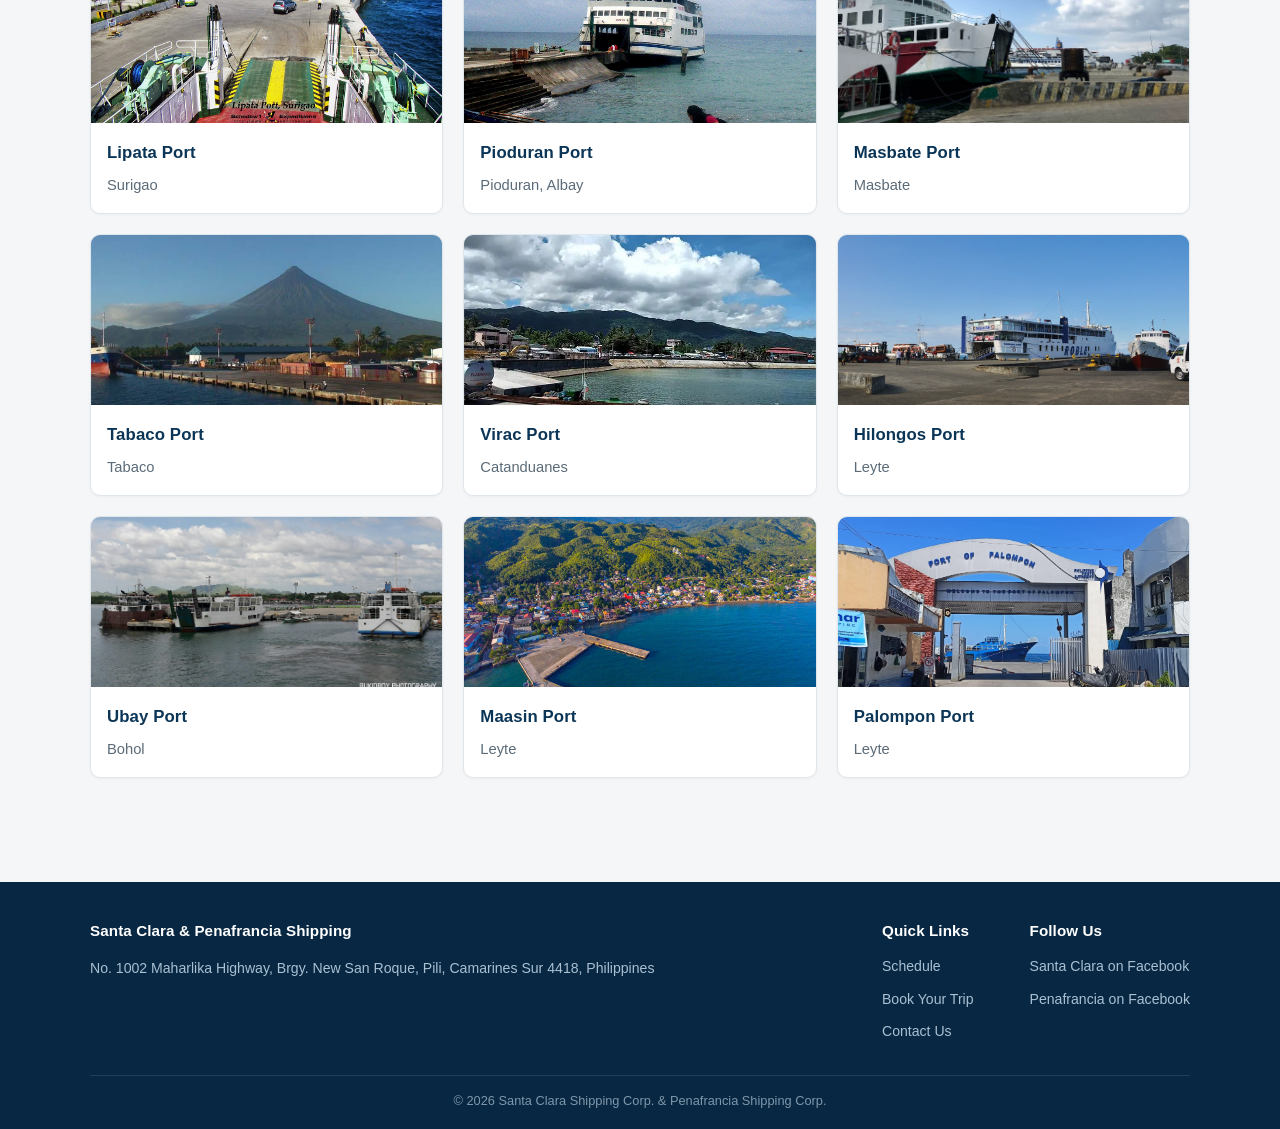
<file: fleet.html>
<!DOCTYPE html>
<html lang="en">
<head>
<meta charset="UTF-8">
<meta name="viewport" content="width=device-width, initial-scale=1.0">
<title>Meet Our Fleet | Santa Clara &amp; Penafrancia Shipping</title>
<meta property="og:type" content="website">
<meta property="og:title" content="Meet Our Fleet | Santa Clara & Penafrancia Shipping">
<meta property="og:description" content="Meet our combined fleet of 19 vessels and the ports we operate across Bicol, Visayas, and Mindanao.">
<meta property="og:image" content="https://santaclarashippingcorp.com/images/hero-jubasan.jpg">
<meta property="og:url" content="https://santaclarashippingcorp.com/fleet.html">
<meta name="twitter:card" content="summary_large_image">
<meta name="twitter:title" content="Meet Our Fleet | Santa Clara & Penafrancia Shipping">
<meta name="twitter:description" content="Meet our combined fleet of 19 vessels and the ports we operate across Bicol, Visayas, and Mindanao.">
<meta name="twitter:image" content="https://santaclarashippingcorp.com/images/hero-jubasan.jpg">
<link rel="stylesheet" href="css/style.css">
</head>
<body>

<header class="site-header">
  <div class="nav-wrap">
    <div class="brand">
      <img src="images/logos/santaclara.jpeg" alt="Santa Clara Shipping Corp. logo">
      <img src="images/logos/penafrancia.jpeg" alt="Penafrancia Shipping Corp. logo">
      <div class="brand-text">
        <strong>Santa Clara Shipping Corp.</strong>
        <strong>Penafrancia Shipping Corp.</strong>
      </div>
    </div>
    <nav class="main-nav">
      <ul>
        <li><a href="index.html">Schedule</a></li>
        <li><a href="book.html">Book Your Trip</a></li>
        <li><a href="about.html">About Us</a></li>
        <li><a href="fleet.html" class="active">Meet Our Fleet</a></li>
        <li><a href="careers.html">Careers</a></li>
        <li><a href="contact.html">Contact Us</a></li>
        <li><a href="faq.html">FAQs</a></li>
      </ul>
    </nav>
  </div>
</header>

<div class="page-header">
  <h1>Meet Our Fleet</h1>
  <p>19 vessels, one combined fleet, serving Luzon, Visayas, and Mindanao</p>
</div>

<section>
  <div class="container">
    <h2 class="section-title">Santa Clara Shipping Corporation</h2>
    <p class="section-sub">16 active vessels ranging from long-serving passenger/cargo ferries to our newest cargo RORO additions.</p>
    <div class="grid cols-3" id="scsc-grid"></div>

    <div class="note-box" style="margin-top:24px;">
      <strong>Former fleet:</strong> M/V Mac Bryan (built 1980, Japan; in service 2007) has been recently sold and is no longer part of the active fleet.
    </div>
  </div>
</section>

<section class="alt">
  <div class="container">
    <h2 class="section-title">Penafrancia Shipping Corporation</h2>
    <p class="section-sub">3 active vessels serving the Matnog–Allen, Tabaco–Virac, and Liloan–Lipata routes.</p>
    <div class="grid cols-3" id="psc-grid"></div>
  </div>
</section>

<section id="ports">
  <div class="container">
    <h2 class="section-title">Ports of Operation</h2>
    <p class="section-sub">The ports where our vessels dock across Luzon, Visayas, and Mindanao. Click on a card to see the port's address.</p>
    <div class="grid cols-3" id="ports-grid"></div>
  </div>
</section>

<footer class="site-footer">
  <div class="container">
    <div class="foot-grid">
      <div>
        <h4>Santa Clara &amp; Penafrancia Shipping</h4>
        <p>No. 1002 Maharlika Highway, Brgy. New San Roque, Pili, Camarines Sur 4418, Philippines</p>
      </div>
      <div>
        <h4>Quick Links</h4>
        <ul>
          <li><a href="index.html">Schedule</a></li>
          <li><a href="book.html">Book Your Trip</a></li>
          <li><a href="contact.html">Contact Us</a></li>
        </ul>
      </div>
      <div>
        <h4>Follow Us</h4>
        <ul>
          <li><a href="https://www.facebook.com/santaclarashippingcorporation" target="_blank" rel="noopener">Santa Clara on Facebook</a></li>
          <li><a href="https://www.facebook.com/penafranciashippingcorporation" target="_blank" rel="noopener">Penafrancia on Facebook</a></li>
        </ul>
      </div>
    </div>
    <div class="foot-bottom">&copy; 2026 Santa Clara Shipping Corp. &amp; Penafrancia Shipping Corp.</div>
  </div>
</footer>

<div class="vessel-modal-overlay" id="vessel-modal-overlay">
  <div class="vessel-modal">
    <button type="button" class="vessel-modal-close" id="vessel-modal-close" aria-label="Close">&times;</button>
    <div class="vessel-modal-body">
      <h3 id="vessel-modal-name"></h3>
      <ul class="vessel-modal-specs" id="vessel-modal-specs"></ul>
    </div>
  </div>
</div>

<script src="js/fleet.js"></script>
</body>
</html>
</file>
<file: css/style.css>
/* Sta. Clara / Penafrancia Shipping — mockup site styles */
:root{
  --navy:#0b3556;
  --navy-dark:#082742;
  --teal:#0f7d8c;
  --gold:#e8a734;
  --gray-bg:#f4f6f8;
  --text:#1f2d3a;
  --muted:#5b6b78;
  --border:#dfe6ec;
  --white:#ffffff;
  --radius:10px;
  --maxw:1140px;
  --font-heading:"Avenir","Avenir Next","Segoe UI",Helvetica,Arial,sans-serif;
  --font-body:"Avenir","Avenir Next","Segoe UI",Helvetica,Arial,sans-serif;
}
*{box-sizing:border-box;}
html,body{margin:0;padding:0;}
body{
  font-family:var(--font-body);
  font-size:16px;
  color:var(--text);
  background:var(--gray-bg);
  line-height:1.65;
  -webkit-font-smoothing:antialiased;
}
h1,h2,h3,h4,h5,h6,.brand-text strong,nav.main-nav a,.btn,.tag,table th,.card h3,footer h4{
  font-family:var(--font-heading);
  letter-spacing:.1px;
}
p{color:var(--text);}
img{max-width:100%;display:block;}
a{color:var(--teal);text-decoration:none;}
a:hover{text-decoration:underline;}
.container{max-width:var(--maxw);margin:0 auto;padding:0 20px;}

/* Banner */
.mockup-banner{
  background:#3a2a06;
  color:#ffe8b0;
  text-align:center;
  font-size:13px;
  padding:7px 12px;
  letter-spacing:.2px;
}

/* Header / Nav */
header.site-header{
  background:
    linear-gradient(100deg, rgba(8,39,66,.93), rgba(11,53,86,.82)),
    url('../images/ports/jubasan.jpeg');
  background-size:cover;
  background-position:center 35%;
  color:#fff;position:sticky;top:0;z-index:50;box-shadow:0 2px 8px rgba(0,0,0,.15);
}
.nav-wrap{display:flex;align-items:center;justify-content:space-between;padding:10px 20px;max-width:1320px;margin:0 auto;flex-wrap:nowrap;gap:10px;}
.brand{display:flex;align-items:center;gap:8px;color:#fff;flex-shrink:0;}
.brand img{height:75px;width:auto;border-radius:5px;background:#fff;padding:3px;}
.brand-text{display:flex;flex-direction:column;line-height:1.2;}
.brand-text strong{font-size:17.5px;font-weight:700;white-space:nowrap;}
nav.main-nav ul{list-style:none;display:flex;gap:0;margin:0;padding:0;flex-wrap:nowrap;}
nav.main-nav a{
  color:#e7f0f7;
  padding:8px 8px;
  display:inline-block;
  font-size:13px;
  font-weight:600;
  border-radius:6px;
  white-space:nowrap;
}
nav.main-nav a:hover{background:rgba(255,255,255,.12);text-decoration:none;color:#fff;}
nav.main-nav a.active{background:var(--gold);color:var(--navy-dark);}
@media(max-width:900px){
  .nav-wrap{flex-wrap:wrap;}
  nav.main-nav ul{flex-wrap:wrap;}
}

/* Hero */
.hero{
  background-color:var(--navy);
  background-image:linear-gradient(180deg, rgba(8,39,66,.75), rgba(8,39,66,.55)), url('../images/hero-jubasan.jpg');
  background-size:cover;background-position:center;
  color:#fff;padding:70px 20px 60px;text-align:center;
}
.hero h1{font-size:2.5rem;font-weight:700;margin:0 0 12px;letter-spacing:.2px;}
.hero p{font-size:1.1rem;max-width:640px;margin:0 auto 24px;color:#e6eef5;}
.btn{
  display:inline-block;background:var(--gold);color:var(--navy-dark);
  padding:12px 22px;border-radius:6px;font-weight:700;font-size:14px;
  border:none;cursor:pointer;
}
.btn:hover{background:#f4b94a;text-decoration:none;}
.btn.outline{background:transparent;color:#fff;border:1px solid rgba(255,255,255,.6);}
.btn.outline:hover{background:rgba(255,255,255,.12);}
.hero .btn-row{display:flex;gap:12px;justify-content:center;flex-wrap:wrap;}

/* Page header (non-home) — same gradient + photo as .hero, for visual consistency across all pages */
.page-header{
  background-color:var(--navy);
  background-image:linear-gradient(180deg, rgba(8,39,66,.75), rgba(8,39,66,.55)), url('../images/hero-jubasan.jpg');
  background-size:cover;background-position:center;
  color:#fff;padding:56px 20px;text-align:center;
}
.page-header h1{margin:0 0 8px;font-size:2.1rem;font-weight:700;}
.page-header p{margin:0;color:#e6eef5;font-size:1.05rem;}

/* Sections */
section{padding:64px 0;}
section.alt{background:#fff;}
section + section{border-top:1px solid var(--border);}
h2.section-title{
  font-size:1.7rem;font-weight:700;margin:0 0 10px;color:var(--navy);
  border-left:5px solid var(--gold);padding-left:16px;
}
p.section-sub{color:var(--muted);margin:0 0 32px;max-width:720px;font-size:1rem;}

/* Cards */
.grid{display:grid;gap:20px;}
.grid.cols-2{grid-template-columns:repeat(2,1fr);}
.grid.cols-3{grid-template-columns:repeat(3,1fr);}
.grid.cols-4{grid-template-columns:repeat(4,1fr);}
@media(max-width:900px){.grid.cols-3,.grid.cols-4{grid-template-columns:repeat(2,1fr);}}
@media(max-width:600px){.grid.cols-2,.grid.cols-3,.grid.cols-4{grid-template-columns:1fr;}}

.card{
  background:#fff;border:1px solid var(--border);border-radius:var(--radius);
  overflow:hidden;box-shadow:0 1px 3px rgba(0,0,0,.04);
}
.card .card-img{height:170px;width:100%;object-fit:cover;background:#e3ebf1;}
.card .card-body{padding:16px;}
.card h3{margin:0 0 6px;font-size:1.05rem;color:var(--navy);}
.card p{margin:0;color:var(--muted);font-size:.92rem;}
.tag{
  display:inline-block;background:var(--teal);color:#fff;font-size:11px;
  padding:3px 8px;border-radius:20px;margin-bottom:8px;font-weight:600;
}
.tag.gold{background:var(--gold);color:var(--navy-dark);}
.tag.muted{background:#9aa8b3;}

.placeholder-photo{
  height:170px;width:100%;display:flex;align-items:center;justify-content:center;
  background:repeating-linear-gradient(45deg,#e9eef2,#e9eef2 10px,#dfe6ec 10px,#dfe6ec 20px);
  color:var(--muted);font-size:.85rem;text-align:center;padding:10px;
}

/* Tables */
table{width:100%;border-collapse:collapse;background:#fff;border-radius:var(--radius);overflow:hidden;}
table th,table td{padding:12px 14px;text-align:left;border-bottom:1px solid var(--border);font-size:.93rem;}
table th{background:var(--navy);color:#fff;font-weight:600;}
table tr:last-child td{border-bottom:none;}
.table-wrap{overflow-x:auto;border-radius:var(--radius);box-shadow:0 1px 3px rgba(0,0,0,.06);}

.note-box{
  background:#eef6f7;border-left:4px solid var(--teal);padding:14px 18px;border-radius:6px;
  font-size:.9rem;color:#2b4a51;margin:18px 0;
}
.note-box.warn{background:#fff6e6;border-left-color:var(--gold);color:#5c4207;}

/* FAQ accordion */
.faq-item{background:#fff;border:1px solid var(--border);border-radius:var(--radius);margin-bottom:12px;overflow:hidden;}
.faq-item summary{cursor:pointer;padding:16px 18px;font-weight:600;color:var(--navy);list-style:none;position:relative;}
.faq-item summary::-webkit-details-marker{display:none;}
.faq-item summary::after{content:"+";position:absolute;right:18px;top:14px;font-size:1.3rem;color:var(--teal);}
.faq-item[open] summary::after{content:"\2212";}
.faq-item .faq-body{padding:0 18px 16px;color:var(--muted);font-size:.94rem;}

/* Steps */
.steps{counter-reset:step;list-style:none;padding:0;margin:0;}
.steps li{
  counter-increment:step;position:relative;padding:14px 18px 14px 54px;
  background:#fff;border:1px solid var(--border);border-radius:var(--radius);margin-bottom:12px;
}
.steps li::before{
  content:counter(step);position:absolute;left:16px;top:50%;transform:translateY(-50%);
  width:26px;height:26px;border-radius:50%;background:var(--teal);color:#fff;
  display:flex;align-items:center;justify-content:center;font-weight:700;font-size:.85rem;
}
.steps li strong{display:block;color:var(--navy);margin-bottom:3px;}

/* Forms */
.form-box{background:#fff;border:1px solid var(--border);border-radius:var(--radius);padding:24px;max-width:560px;}
.form-box label{display:block;font-weight:600;font-size:.88rem;margin:12px 0 5px;color:var(--navy);}
.form-box input,.form-box select,.form-box textarea{
  width:100%;padding:10px 12px;border:1px solid var(--border);border-radius:6px;font-size:.92rem;font-family:inherit;
}
.form-box textarea{resize:vertical;min-height:80px;}

/* Two-column layout */
.two-col{display:grid;grid-template-columns:1.1fr .9fr;gap:32px;align-items:start;}
@media(max-width:850px){.two-col{grid-template-columns:1fr;}}

/* Timeline */
.timeline{border-left:3px solid var(--teal);margin-left:8px;padding-left:24px;}
.timeline .t-item{position:relative;margin-bottom:24px;}
.timeline .t-item::before{content:"";position:absolute;left:-30px;top:4px;width:12px;height:12px;border-radius:50%;background:var(--gold);border:2px solid #fff;box-shadow:0 0 0 2px var(--teal);}
.timeline .t-year{font-weight:700;color:var(--teal);font-size:.85rem;}
.timeline h4{margin:2px 0 4px;color:var(--navy);}
.timeline p{margin:0;color:var(--muted);font-size:.92rem;}

/* Footer */
footer.site-footer{background:var(--navy-dark);color:#c7d8e6;padding:36px 0 18px;margin-top:40px;}
footer .foot-grid{display:grid;grid-template-columns:1fr auto auto;column-gap:56px;row-gap:24px;margin-bottom:24px;}
@media(max-width:700px){footer .foot-grid{grid-template-columns:1fr;column-gap:0;}}
footer h4{color:#fff;font-size:.95rem;margin:0 0 10px;}
footer p,footer a{font-size:.88rem;color:#a9c0d3;}
footer a:hover{color:#fff;}
footer ul{list-style:none;margin:0;padding:0;}
footer ul li{margin-bottom:6px;}
.foot-bottom{border-top:1px solid rgba(255,255,255,.1);padding-top:14px;font-size:.8rem;color:#7f97ab;text-align:center;}

.company-split{display:grid;grid-template-columns:1fr 1fr;gap:24px;}
@media(max-width:700px){.company-split{grid-template-columns:1fr;}}
.company-panel{background:#fff;border:1px solid var(--border);border-radius:var(--radius);padding:22px;}
.company-panel img.logo{height:56px;width:auto;margin-bottom:12px;}

.route-badge{display:inline-flex;align-items:center;gap:6px;font-weight:700;color:var(--navy);}
.route-badge .dot{width:8px;height:8px;border-radius:50%;background:var(--teal);}

/* Vessel popup cards */
.vessel-card{cursor:pointer;transition:box-shadow .15s ease, transform .15s ease;}
.vessel-card:hover{box-shadow:0 4px 14px rgba(0,0,0,.09);transform:translateY(-2px);}

.vessel-modal-overlay{
  display:none;position:fixed;inset:0;background:rgba(8,39,66,.6);
  align-items:center;justify-content:center;z-index:200;padding:20px;
}
.vessel-modal-overlay.open{display:flex;}
.vessel-modal{
  background:#fff;border-radius:var(--radius);max-width:480px;width:100%;
  overflow:hidden;position:relative;max-height:90vh;overflow-y:auto;
}
.vessel-modal-body{padding:24px;}
.vessel-modal-body h3{margin:0 0 14px;color:var(--navy);font-size:1.2rem;}
.vessel-modal-body p{margin:0;color:var(--muted);}
.vessel-modal-specs{margin:0;padding:0;list-style:none;}
.vessel-modal-specs li{display:flex;justify-content:space-between;gap:12px;padding:9px 0;border-bottom:1px solid #e3ebf1;color:var(--muted);font-size:.95rem;}
.vessel-modal-specs li:last-child{border-bottom:none;}
.vessel-modal-specs li strong{color:var(--navy);font-weight:600;}
.vessel-modal-specs a{color:var(--teal);}
.vessel-modal-close{
  position:absolute;top:10px;right:10px;width:32px;height:32px;border-radius:50%;
  background:rgba(255,255,255,.9);border:none;font-size:20px;line-height:1;cursor:pointer;
  display:flex;align-items:center;justify-content:center;color:var(--navy);
}
.vessel-modal-close:hover{background:#fff;}

.photo-modal{max-width:560px;padding:0;}
.photo-modal img{display:block;width:100%;height:auto;}
</file>
